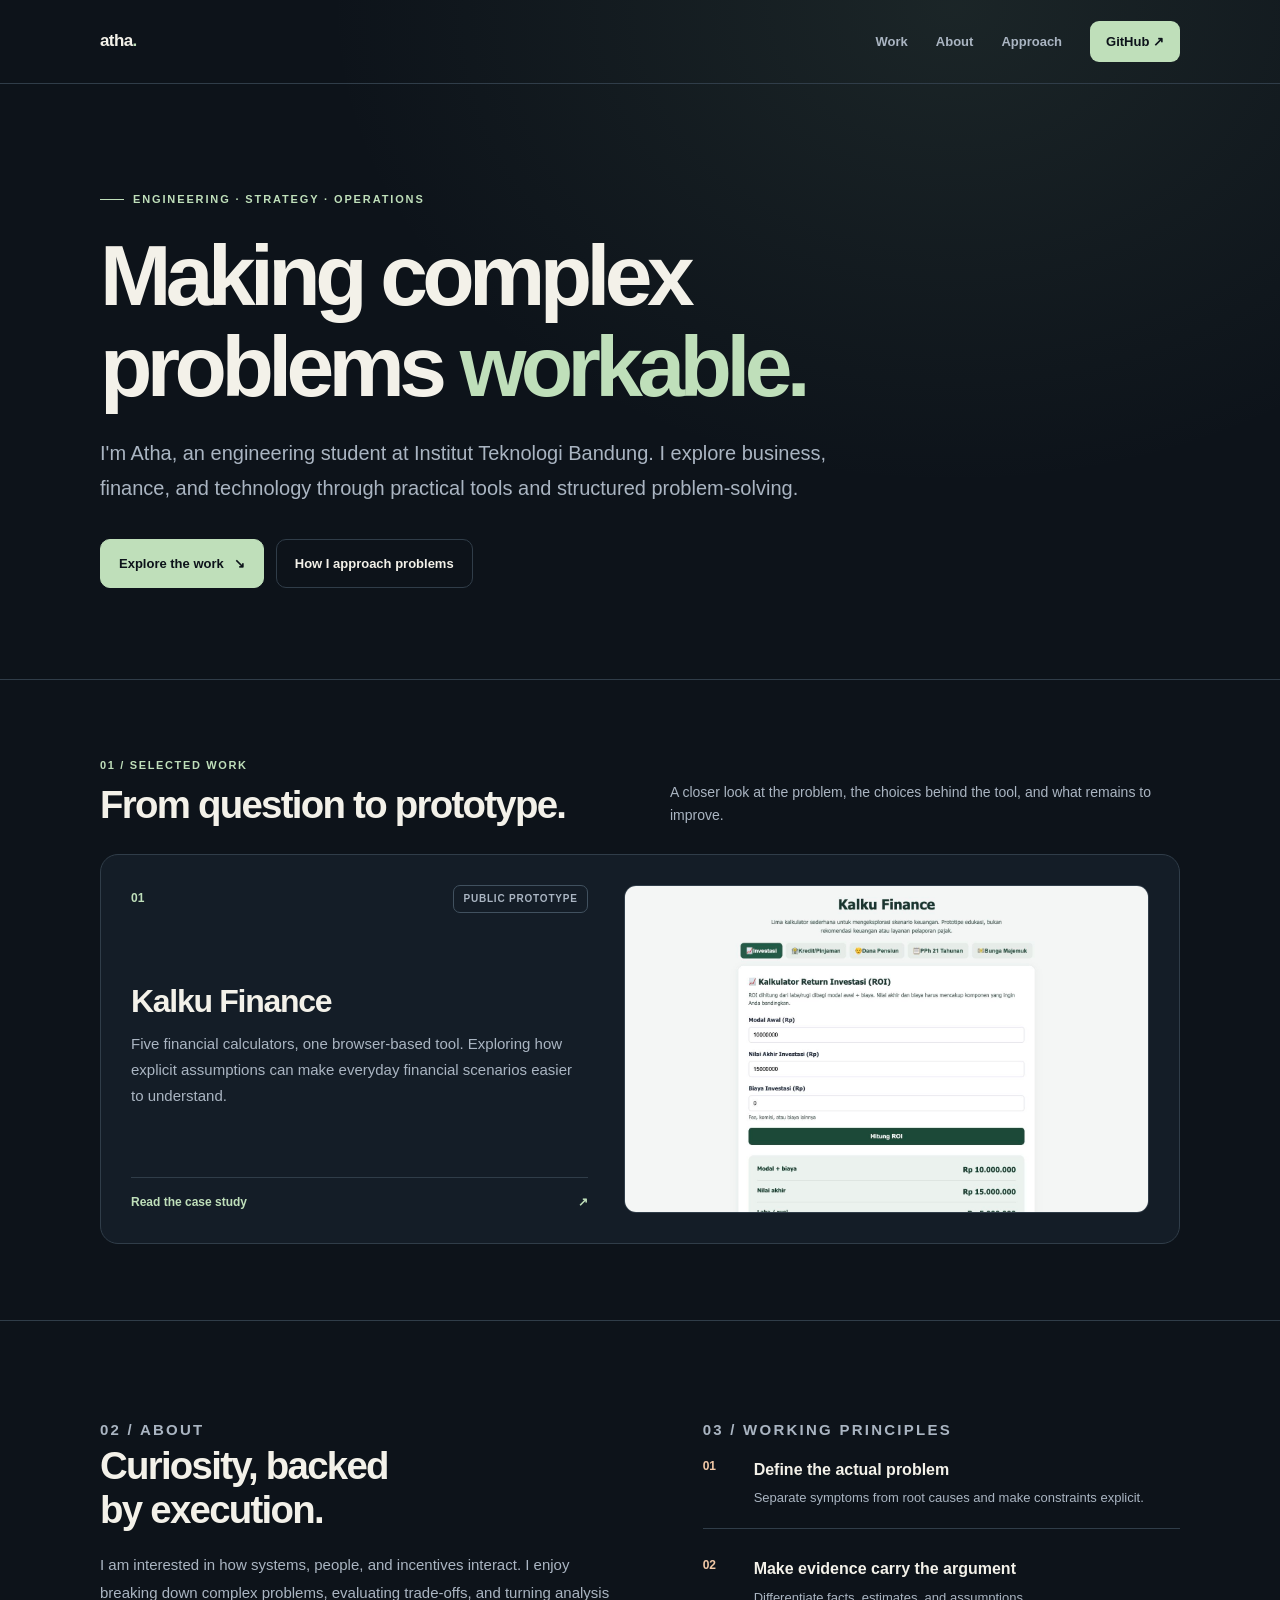
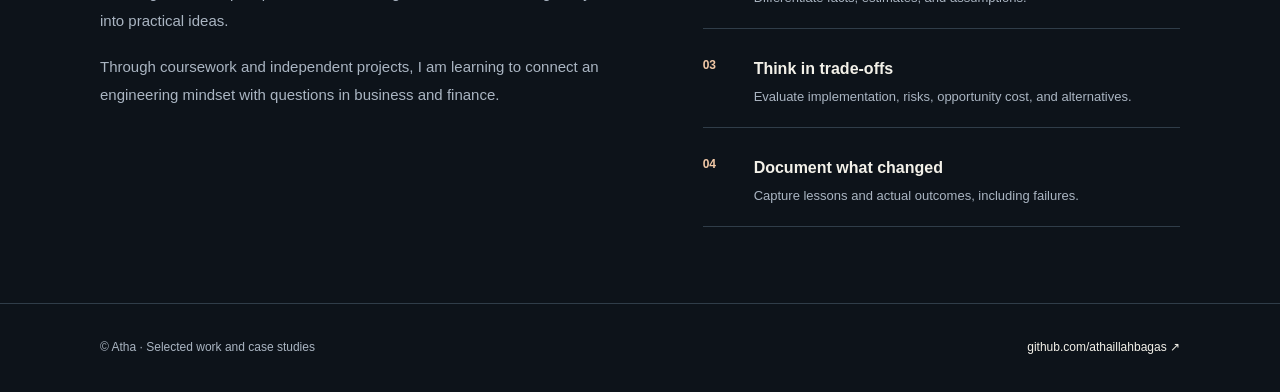
<file: docs/index.html>
<!doctype html>
<html lang="en">
<head>
  <meta charset="utf-8">
  <meta name="viewport" content="width=device-width,initial-scale=1">
  <meta name="description" content="Atha’s selected work in engineering, business, and technology. Explore Kalku Finance, a browser-based financial scenario prototype.">
  <meta name="theme-color" content="#0d131a">
  <title>Atha — Selected Work</title>
  <link rel="stylesheet" href="assets/style.css">
</head>
<body>
<header class="site-header">
  <div class="wrap nav">
    <a class="wordmark" href="index.html" aria-label="Atha homepage">atha<span>.</span></a>
    <nav class="nav-links" aria-label="Main navigation">
      <a href="#work">Work</a><a href="#about">About</a><a href="#method">Approach</a>
      <a class="button-small" href="https://github.com/athaillahbagas" target="_blank" rel="noopener noreferrer">GitHub ↗</a>
    </nav>
  </div>
</header>
<main>
  <section class="hero wrap" aria-labelledby="hero-heading">
    <div class="eyebrow">Engineering · Strategy · Operations</div>
    <h1 id="hero-heading">Making complex<br>problems <em>workable.</em></h1>
    <p class="lede">I'm Atha, an engineering student at Institut Teknologi Bandung. I explore business, finance, and technology through practical tools and structured problem-solving.</p>
    <div class="actions"><a class="button primary" href="#work">Explore the work <span aria-hidden="true">↘</span></a><a class="button" href="#method">How I approach problems</a></div>
  </section>
  <hr class="divider">
  <section class="section wrap" id="work" aria-labelledby="work-title">
    <div class="section-heading"><div><p class="kicker">01 / Selected work</p><h2 id="work-title">From question to prototype.</h2></div><p class="section-intro">A closer look at the problem, the choices behind the tool, and what remains to improve.</p></div>
    <a class="project featured-project" href="projects/kalku-finance.html">
      <div class="featured-copy">
        <div class="project-top"><span class="number">01</span><span class="tag">Public prototype</span></div>
        <div><h3>Kalku Finance</h3><p>Five financial calculators, one browser-based tool. Exploring how explicit assumptions can make everyday financial scenarios easier to understand.</p></div>
        <div class="project-footer"><span>Read the case study</span><span aria-hidden="true">↗</span></div>
      </div>
      <img class="project-preview" src="assets/kalkufinance-preview.jpg" width="1512" height="1212" alt="Kalku Finance interface with calculator tabs, labelled inputs, and a results panel." loading="lazy">
    </a>
  </section>
  <hr class="divider">
  <section class="section wrap about" id="about"><div><p class="kicker">02 / About</p><h2>Curiosity, backed<br>by execution.</h2><p>I am interested in how systems, people, and incentives interact. I enjoy breaking down complex problems, evaluating trade-offs, and turning analysis into practical ideas.</p><p>Through coursework and independent projects, I am learning to connect an engineering mindset with questions in business and finance.</p></div>
    <div id="method"><p class="kicker">03 / Working principles</p><div class="method-list"><div class="method-step"><strong>01</strong><div><h3>Define the actual problem</h3><p>Separate symptoms from root causes and make constraints explicit.</p></div></div><div class="method-step"><strong>02</strong><div><h3>Make evidence carry the argument</h3><p>Differentiate facts, estimates, and assumptions.</p></div></div><div class="method-step"><strong>03</strong><div><h3>Think in trade-offs</h3><p>Evaluate implementation, risks, opportunity cost, and alternatives.</p></div></div><div class="method-step"><strong>04</strong><div><h3>Document what changed</h3><p>Capture lessons and actual outcomes, including failures.</p></div></div></div></div>
  </section>
</main>
<footer class="site-footer"><div class="wrap footer-flex"><div>© Atha · Selected work and case studies</div><div><a href="https://github.com/athaillahbagas" target="_blank" rel="noopener noreferrer">github.com/athaillahbagas ↗</a></div></div></footer>
</body></html>
</file>
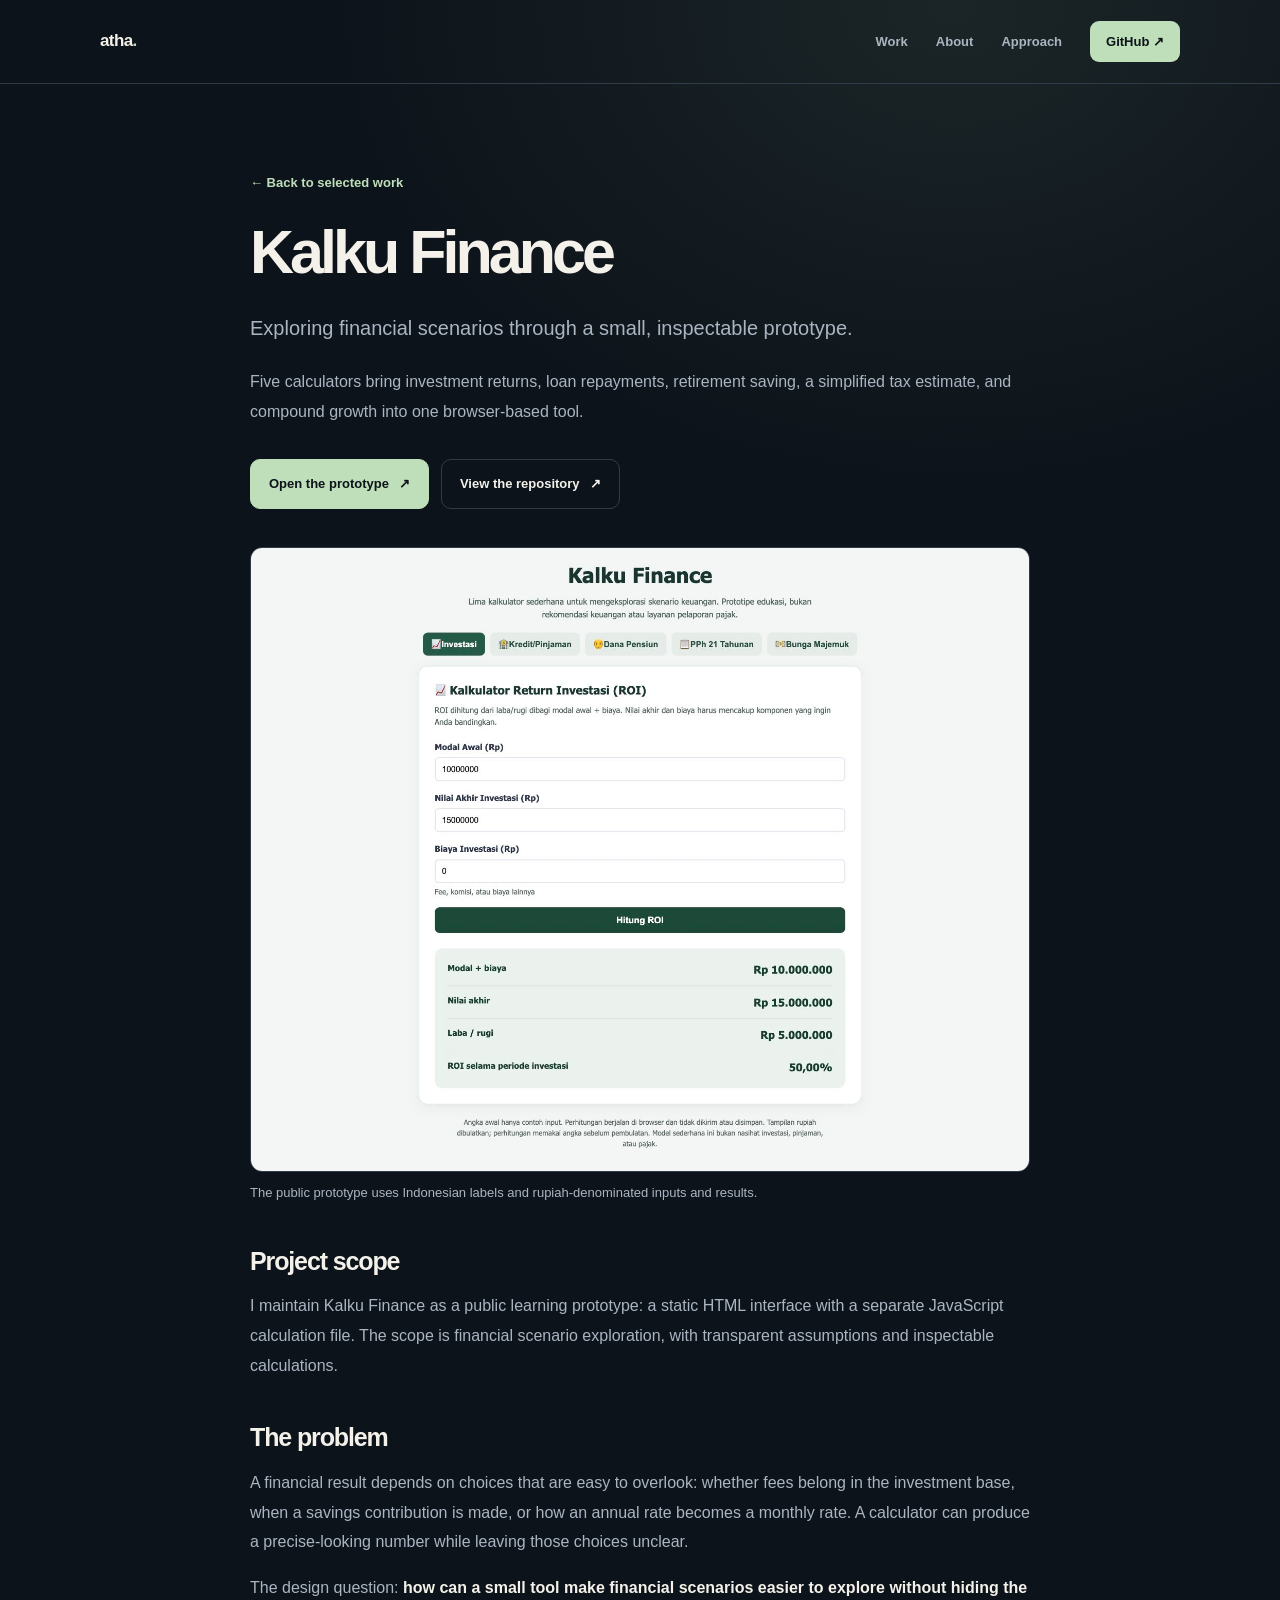
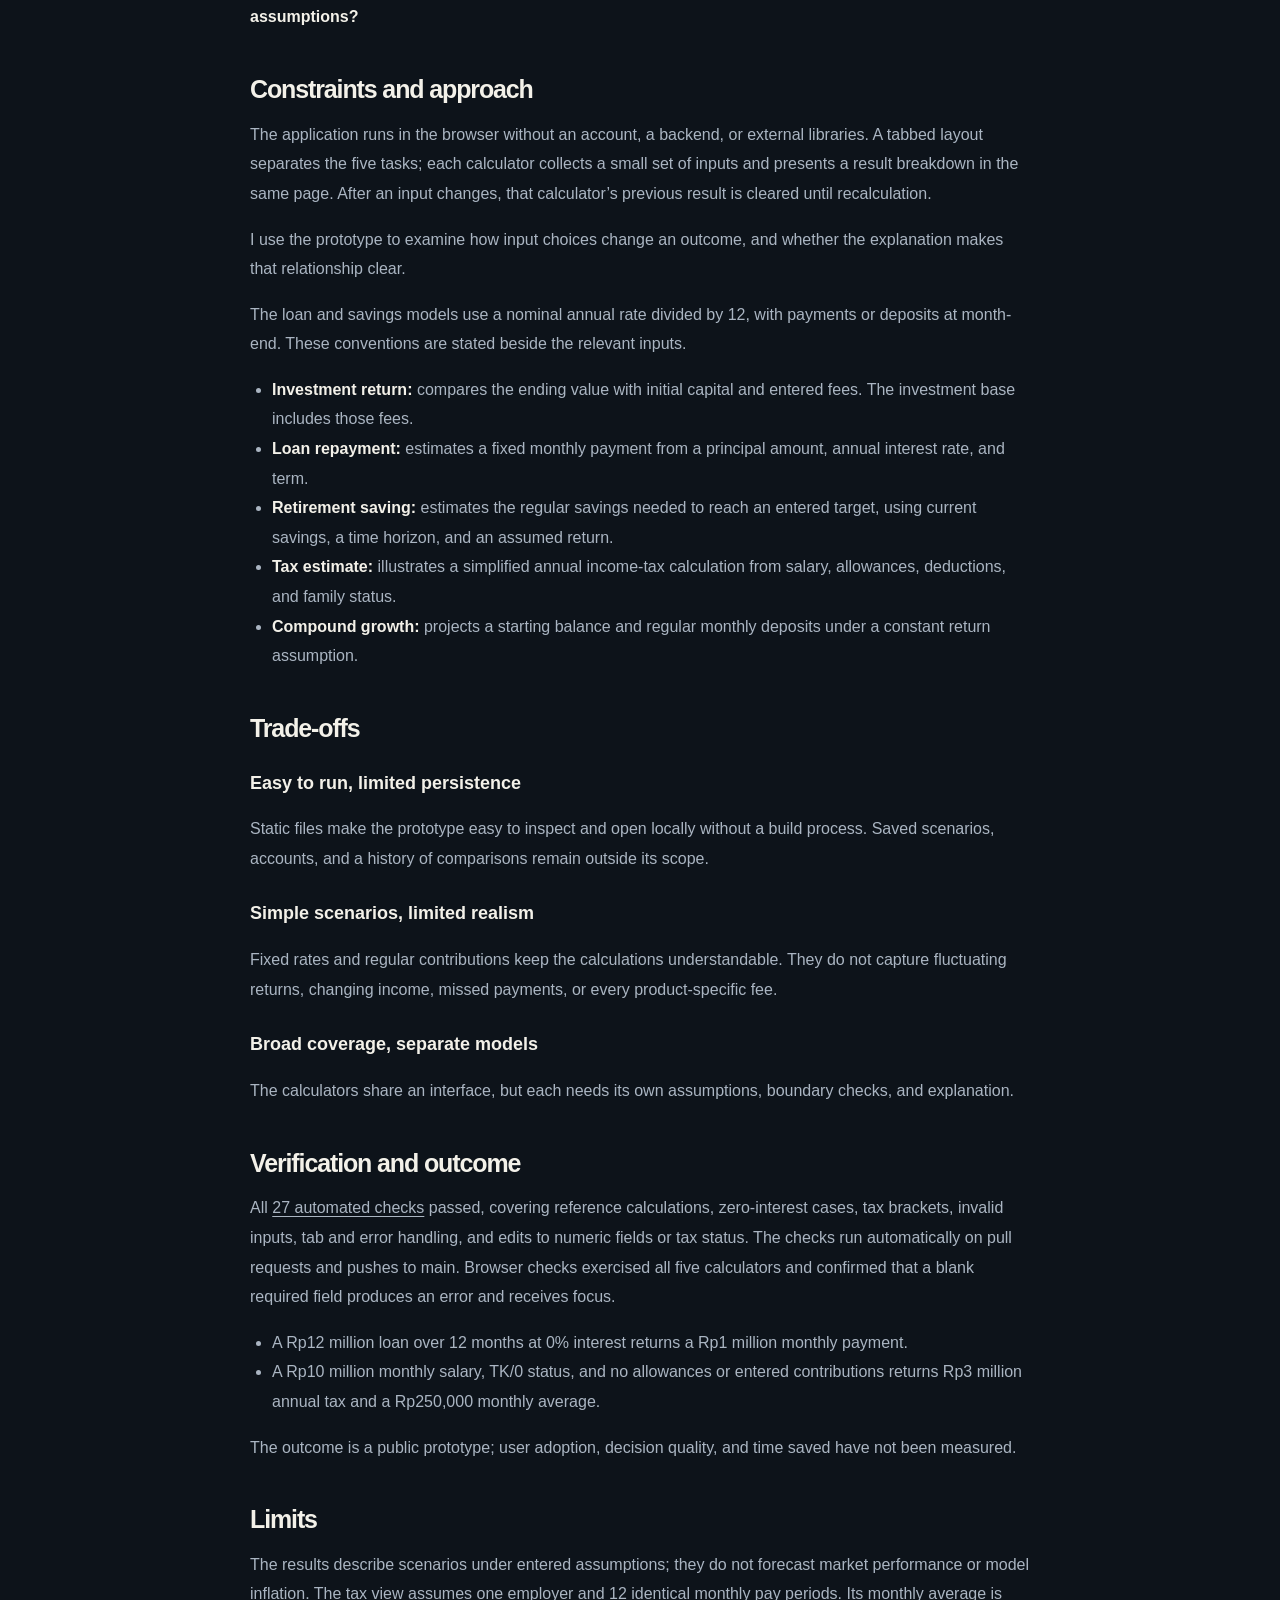
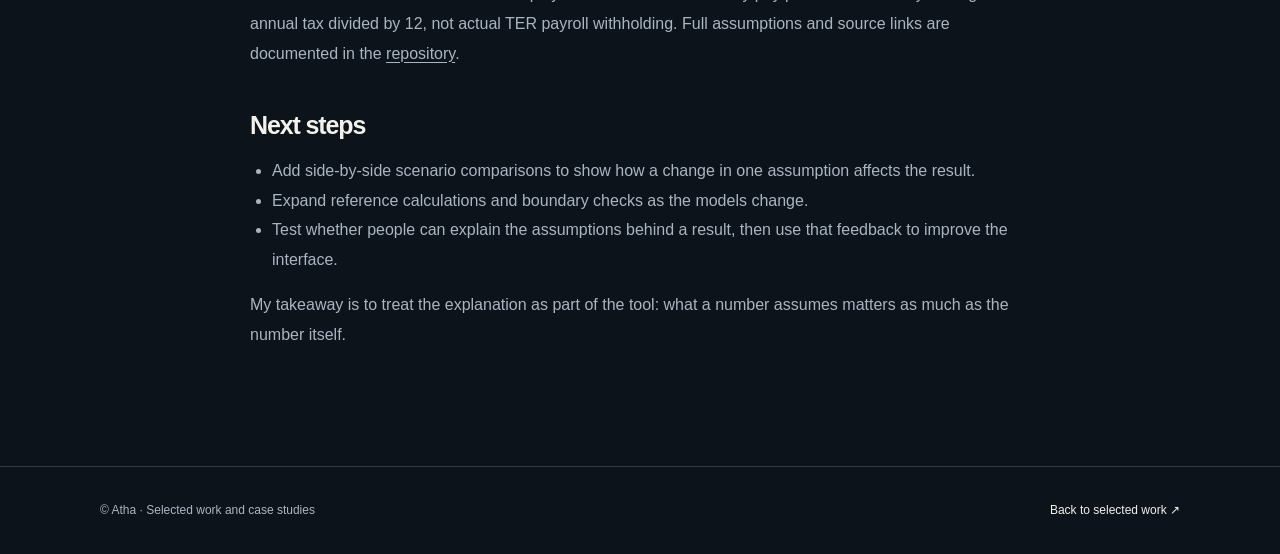
<file: docs/projects/kalku-finance.html>
<!doctype html>
<html lang="en">
<head>
  <meta charset="utf-8">
  <meta name="viewport" content="width=device-width,initial-scale=1">
  <meta name="description" content="Kalku Finance: a case study of a browser-based prototype for exploring five financial scenarios, its assumptions, trade-offs, and limitations.">
  <meta name="theme-color" content="#0d131a">
  <title>Kalku Finance — Atha</title>
  <link rel="stylesheet" href="../assets/style.css">
</head>
<body>
<header class="site-header">
  <div class="wrap nav">
    <a class="wordmark" href="../index.html" aria-label="Atha homepage">atha<span>.</span></a>
    <nav class="nav-links" aria-label="Main navigation">
      <a href="../index.html#work">Work</a><a href="../index.html#about">About</a><a href="../index.html#method">Approach</a>
      <a class="button-small" href="https://github.com/athaillahbagas" target="_blank" rel="noopener noreferrer">GitHub ↗</a>
    </nav>
  </div>
</header>
<main class="case wrap">
  <a class="back" href="../index.html#work">← Back to selected work</a>
  <h1>Kalku Finance</h1>
  <p class="lead">Exploring financial scenarios through a small, inspectable prototype.</p>
  <p>Five calculators bring investment returns, loan repayments, retirement saving, a simplified tax estimate, and compound growth into one browser-based tool.</p>
  <div class="actions">
    <a class="button primary" href="https://athaillahbagas.github.io/kalkufinance/" target="_blank" rel="noopener noreferrer">Open the prototype <span aria-hidden="true">↗</span></a>
    <a class="button" href="https://github.com/athaillahbagas/kalkufinance" target="_blank" rel="noopener noreferrer">View the repository <span aria-hidden="true">↗</span></a>
  </div>
  <figure class="case-figure">
    <img src="../assets/kalkufinance-preview.jpg" width="1512" height="1212" alt="Kalku Finance prototype showing its calculator tabs and investment return inputs." loading="lazy">
    <figcaption>The public prototype uses Indonesian labels and rupiah-denominated inputs and results.</figcaption>
  </figure>

  <h2>Project scope</h2>
  <p>I maintain Kalku Finance as a public learning prototype: a static HTML interface with a separate JavaScript calculation file. The scope is financial scenario exploration, with transparent assumptions and inspectable calculations.</p>

  <h2>The problem</h2>
  <p>A financial result depends on choices that are easy to overlook: whether fees belong in the investment base, when a savings contribution is made, or how an annual rate becomes a monthly rate. A calculator can produce a precise-looking number while leaving those choices unclear.</p>
  <p>The design question: <strong>how can a small tool make financial scenarios easier to explore without hiding the assumptions?</strong></p>

  <h2>Constraints and approach</h2>
  <p>The application runs in the browser without an account, a backend, or external libraries. A tabbed layout separates the five tasks; each calculator collects a small set of inputs and presents a result breakdown in the same page. After an input changes, that calculator’s previous result is cleared until recalculation.</p>
  <p>I use the prototype to examine how input choices change an outcome, and whether the explanation makes that relationship clear.</p>
  <p>The loan and savings models use a nominal annual rate divided by 12, with payments or deposits at month-end. These conventions are stated beside the relevant inputs.</p>
  <ul>
    <li><strong>Investment return:</strong> compares the ending value with initial capital and entered fees. The investment base includes those fees.</li>
    <li><strong>Loan repayment:</strong> estimates a fixed monthly payment from a principal amount, annual interest rate, and term.</li>
    <li><strong>Retirement saving:</strong> estimates the regular savings needed to reach an entered target, using current savings, a time horizon, and an assumed return.</li>
    <li><strong>Tax estimate:</strong> illustrates a simplified annual income-tax calculation from salary, allowances, deductions, and family status.</li>
    <li><strong>Compound growth:</strong> projects a starting balance and regular monthly deposits under a constant return assumption.</li>
  </ul>

  <h2>Trade-offs</h2>
  <h3>Easy to run, limited persistence</h3>
  <p>Static files make the prototype easy to inspect and open locally without a build process. Saved scenarios, accounts, and a history of comparisons remain outside its scope.</p>
  <h3>Simple scenarios, limited realism</h3>
  <p>Fixed rates and regular contributions keep the calculations understandable. They do not capture fluctuating returns, changing income, missed payments, or every product-specific fee.</p>
  <h3>Broad coverage, separate models</h3>
  <p>The calculators share an interface, but each needs its own assumptions, boundary checks, and explanation.</p>

  <h2>Verification and outcome</h2>
  <p>All <a href="https://github.com/athaillahbagas/kalkufinance/actions/runs/40734254555">27 automated checks</a> passed, covering reference calculations, zero-interest cases, tax brackets, invalid inputs, tab and error handling, and edits to numeric fields or tax status. The checks run automatically on pull requests and pushes to main. Browser checks exercised all five calculators and confirmed that a blank required field produces an error and receives focus.</p>
  <ul>
    <li>A Rp12 million loan over 12 months at 0% interest returns a Rp1 million monthly payment.</li>
    <li>A Rp10 million monthly salary, TK/0 status, and no allowances or entered contributions returns Rp3 million annual tax and a Rp250,000 monthly average.</li>
  </ul>
  <p>The outcome is a public prototype; user adoption, decision quality, and time saved have not been measured.</p>

  <h2>Limits</h2>
  <p>The results describe scenarios under entered assumptions; they do not forecast market performance or model inflation. The tax view assumes one employer and 12 identical monthly pay periods. Its monthly average is annual tax divided by 12, not actual TER payroll withholding. Full assumptions and source links are documented in the <a href="https://github.com/athaillahbagas/kalkufinance#assumptions-and-limits">repository</a>.</p>

  <h2>Next steps</h2>
  <ul>
    <li>Add side-by-side scenario comparisons to show how a change in one assumption affects the result.</li>
    <li>Expand reference calculations and boundary checks as the models change.</li>
    <li>Test whether people can explain the assumptions behind a result, then use that feedback to improve the interface.</li>
  </ul>
  <p>My takeaway is to treat the explanation as part of the tool: what a number assumes matters as much as the number itself.</p>
</main>
<footer class="site-footer"><div class="wrap footer-flex"><div>© Atha · Selected work and case studies</div><div><a href="../index.html#work">Back to selected work ↗</a></div></div></footer>
</body>
</html>
</file>
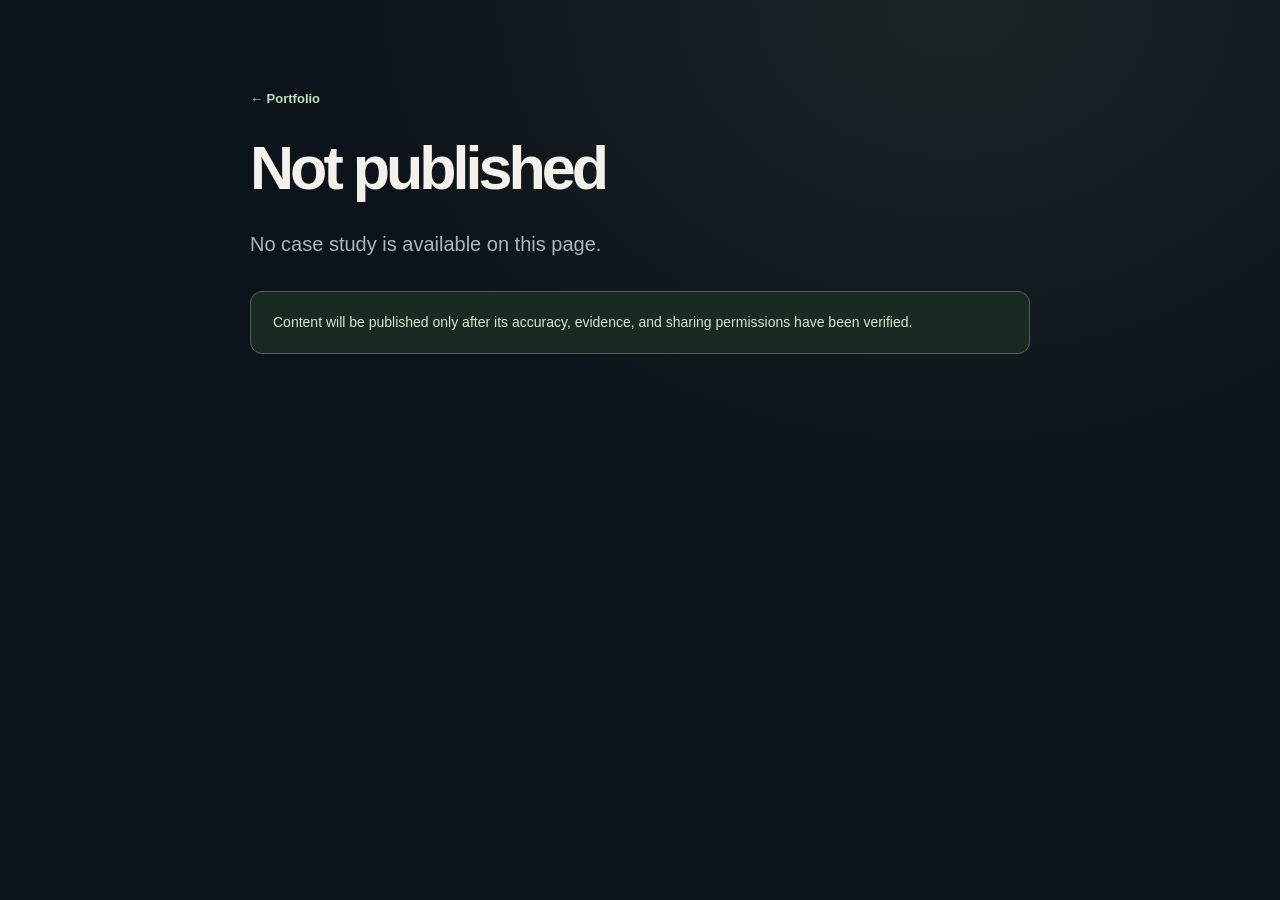
<file: docs/projects/smart-parcel-locker.html>
<!doctype html>
<html lang="en"><head><meta charset="utf-8"><meta name="viewport" content="width=device-width,initial-scale=1"><meta name="robots" content="noindex"><title>Not published — Atha</title><link rel="stylesheet" href="../assets/style.css"></head>
<body><main class="wrap case"><a class="back" href="../index.html#work">← Portfolio</a><h1>Not published</h1><p class="lead">No case study is available on this page.</p><div class="callout">Content will be published only after its accuracy, evidence, and sharing permissions have been verified.</div></main></body></html>
</file>
<file: docs/assets/style.css>
:root{--bg:#0d131a;--panel:#141d27;--panel2:#19232f;--text:#f3f1e9;--muted:#aab5c2;--line:#303d49;--accent:#bfdfba;--accent2:#f1c8a6;--radius:18px;--content:1080px;color-scheme:dark}
*{box-sizing:border-box}
html{scroll-behavior:smooth}
body{margin:0;background:var(--bg);color:var(--text);font-family:Inter,-apple-system,BlinkMacSystemFont,"Segoe UI",Arial,sans-serif;line-height:1.65;-webkit-font-smoothing:antialiased}
body::before{content:"";pointer-events:none;position:absolute;z-index:-1;top:-140px;right:0;width:85%;height:730px;background:radial-gradient(ellipse at 70% 20%,rgba(112,148,121,.14),transparent 58%)}
a{color:inherit;text-decoration:none}a:hover{color:var(--accent)}a:focus-visible{outline:3px solid var(--accent);outline-offset:4px}
.wrap{width:min(var(--content),calc(100% - 48px));margin:0 auto}
.site-header{border-bottom:1px solid var(--line)}.nav{height:83px;display:flex;align-items:center;justify-content:space-between;gap:22px}
.wordmark{font-size:17px;font-weight:800;letter-spacing:-.035em}.wordmark span{color:var(--accent)}
.nav-links{display:flex;align-items:center;gap:28px;color:var(--muted);font-size:13px;font-weight:650}.nav-links .button-small{color:var(--bg);background:var(--accent);padding:10px 16px;border-radius:9px}.nav-links .button-small:hover{background:#deefdb}
.hero{padding:106px 0 91px}.eyebrow{display:flex;align-items:center;gap:9px;text-transform:uppercase;letter-spacing:.17em;color:var(--accent);font-size:11px;font-weight:800}.eyebrow:before{content:"";display:block;width:24px;height:1px;background:var(--accent)}
h1{font-size:clamp(44px,6.7vw,86px);line-height:1.06;letter-spacing:-.065em;font-weight:750;margin:22px 0 24px;max-width:900px}
h1 em{font-style:normal;color:var(--accent)}.hero .lede{font-size:clamp(16px,2vw,20px);color:var(--muted);max-width:750px;line-height:1.75}
.actions{display:flex;flex-wrap:wrap;gap:12px;margin-top:33px}.button{display:inline-flex;align-items:center;justify-content:center;gap:10px;padding:13px 18px;border:1px solid var(--line);border-radius:10px;font-weight:700;font-size:13px}.button.primary{background:var(--accent);border-color:var(--accent);color:var(--bg)}.button.primary:hover{background:#e2f1e0}
.divider{border:0;border-top:1px solid var(--line);margin:0}.section{padding:76px 0}.section-heading{display:flex;align-items:end;justify-content:space-between;gap:24px;margin-bottom:27px}.kicker{font-size:11px;font-weight:800;color:var(--accent);text-transform:uppercase;letter-spacing:.15em;margin:0 0 8px}h2{font-size:clamp(27px,3vw,39px);line-height:1.15;letter-spacing:-.045em;margin:0}.section-intro{max-width:510px;color:var(--muted);font-size:14px;margin:0}
.grid{display:grid;grid-template-columns:repeat(3,minmax(0,1fr));gap:14px}.project{display:flex;min-height:290px;flex-direction:column;justify-content:space-between;padding:25px;background:var(--panel);border:1px solid var(--line);border-radius:var(--radius);transition:transform .15s,border-color .15s}.project:hover{transform:translateY(-3px);border-color:#60826c;color:inherit}.project-top{display:flex;justify-content:space-between;gap:12px;align-items:center}.number{font-size:12px;font-weight:700;color:var(--accent)}.tag{border:1px solid #41515f;padding:5px 9px;border-radius:7px;font-size:10px;text-transform:uppercase;letter-spacing:.08em;color:var(--muted);font-weight:700}
.project h3{font-size:24px;letter-spacing:-.04em;line-height:1.22;margin:38px 0 10px}.project p{font-size:13px;color:var(--muted);line-height:1.75;margin:0}.project-footer{display:flex;align-items:center;justify-content:space-between;border-top:1px solid var(--line);margin-top:25px;padding-top:15px;color:var(--accent);font-size:12px;font-weight:700}
.about{display:grid;grid-template-columns:1.05fr .95fr;gap:75px}.about p{color:var(--muted);margin:19px 0 0;font-size:15px;line-height:1.85}.method-list{display:grid;gap:14px}.method-step{border-bottom:1px solid var(--line);padding:13px 0 18px;display:grid;grid-template-columns:38px 1fr;gap:13px}.method-step strong{color:var(--accent2);font-size:12px}.method-step h3{margin:0 0 3px;font-size:16px}.method-step p{margin:0;color:var(--muted);font-size:13px}
.site-footer{border-top:1px solid var(--line);padding:34px 0;color:var(--muted);font-size:12px}.footer-flex{display:flex;align-items:center;justify-content:space-between;gap:20px}.footer-flex a{color:var(--text)}
.case{max-width:780px;padding:85px 0 100px}.back{font-weight:700;font-size:13px;color:var(--accent)}.case h1{font-size:clamp(38px,5vw,61px);margin:25px 0}.callout{padding:19px 22px;border:1px solid #496251;border-radius:12px;background:#1a2921;margin:28px 0;color:#d6e8d2;font-size:14px}.case h2{font-size:25px;margin-top:43px}.case p,.case li{font-size:15px;color:var(--muted);line-height:1.85}.case .lead{font-size:20px}.case ul{padding-left:22px}
.featured-project{display:grid;grid-template-columns:1fr 1.15fr;gap:36px;align-items:center;padding:30px}.featured-copy{display:flex;flex-direction:column;height:100%;justify-content:space-between}.featured-project h3{font-size:32px;margin-top:26px}.featured-project p{font-size:15px}.project-preview{display:block;width:100%;height:auto;aspect-ratio:16/10;object-fit:cover;object-position:top;border:1px solid var(--line);border-radius:12px}.case-figure{margin:38px 0}.case-figure img{display:block;width:100%;height:auto;border:1px solid var(--line);border-radius:12px}.case-figure figcaption{color:var(--muted);font-size:13px;margin-top:10px}.case .actions{margin-bottom:34px}.case h3{font-size:18px;margin:26px 0 8px}.case strong{color:var(--text)}.case p a,.case li a{text-decoration:underline;text-underline-offset:3px}.case p,.case li{font-size:16px}
@media(max-width:850px){.grid{grid-template-columns:1fr 1fr}.about{grid-template-columns:1fr;gap:35px}.hero{padding:70px 0}.section{padding:58px 0}}
@media(max-width:580px){.wrap{width:calc(100% - 34px)}.nav{height:75px}.nav-links{gap:15px;font-size:12px}.nav-links a:nth-child(2){display:none}.hero{padding:58px 0 70px}h1{font-size:46px}.grid{grid-template-columns:1fr}.project{min-height:260px}.featured-project{grid-template-columns:1fr;gap:25px;padding:24px}.featured-project p,.about p,.section-intro{font-size:16px}.section-heading{align-items:start;flex-direction:column}.site-footer{padding:25px 0}.footer-flex{align-items:start;flex-direction:column}}
@media(prefers-reduced-motion:reduce){html{scroll-behavior:auto}.project{transition:none}.project:hover{transform:none}}
</file>
